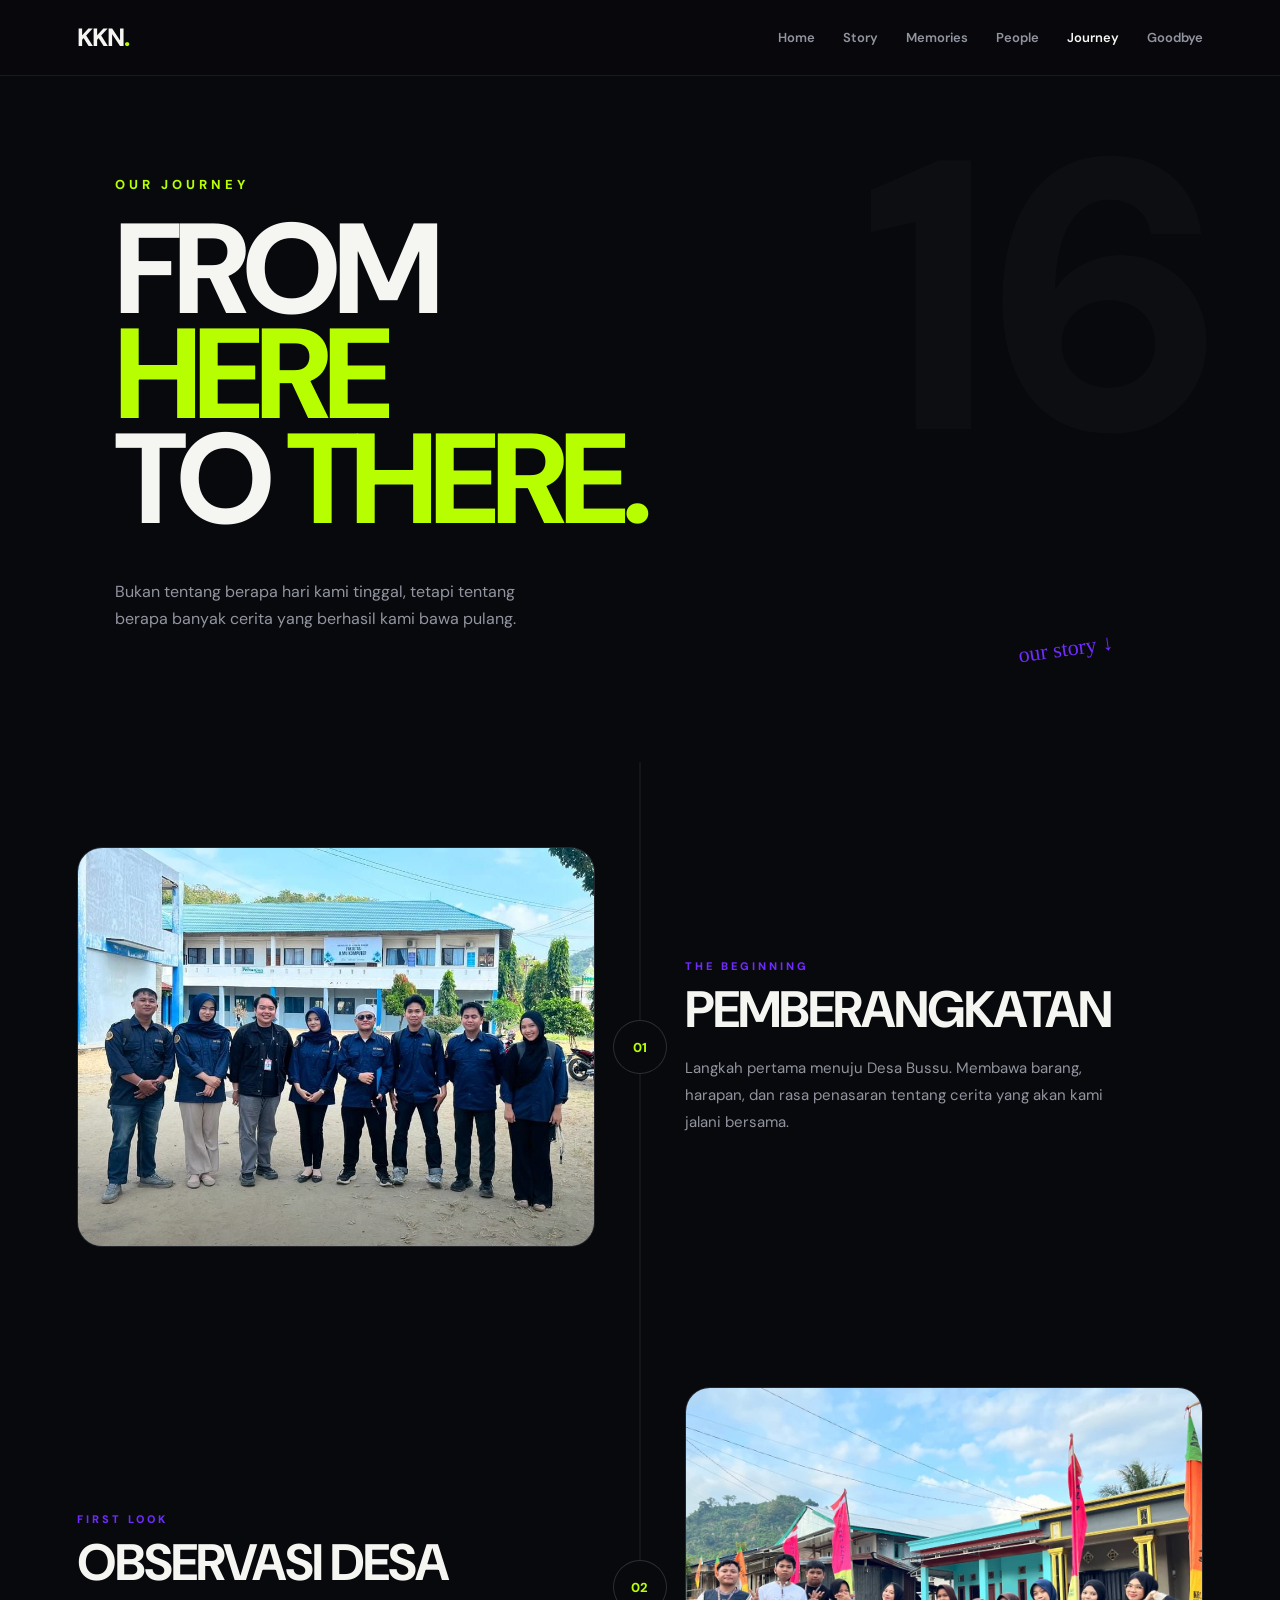
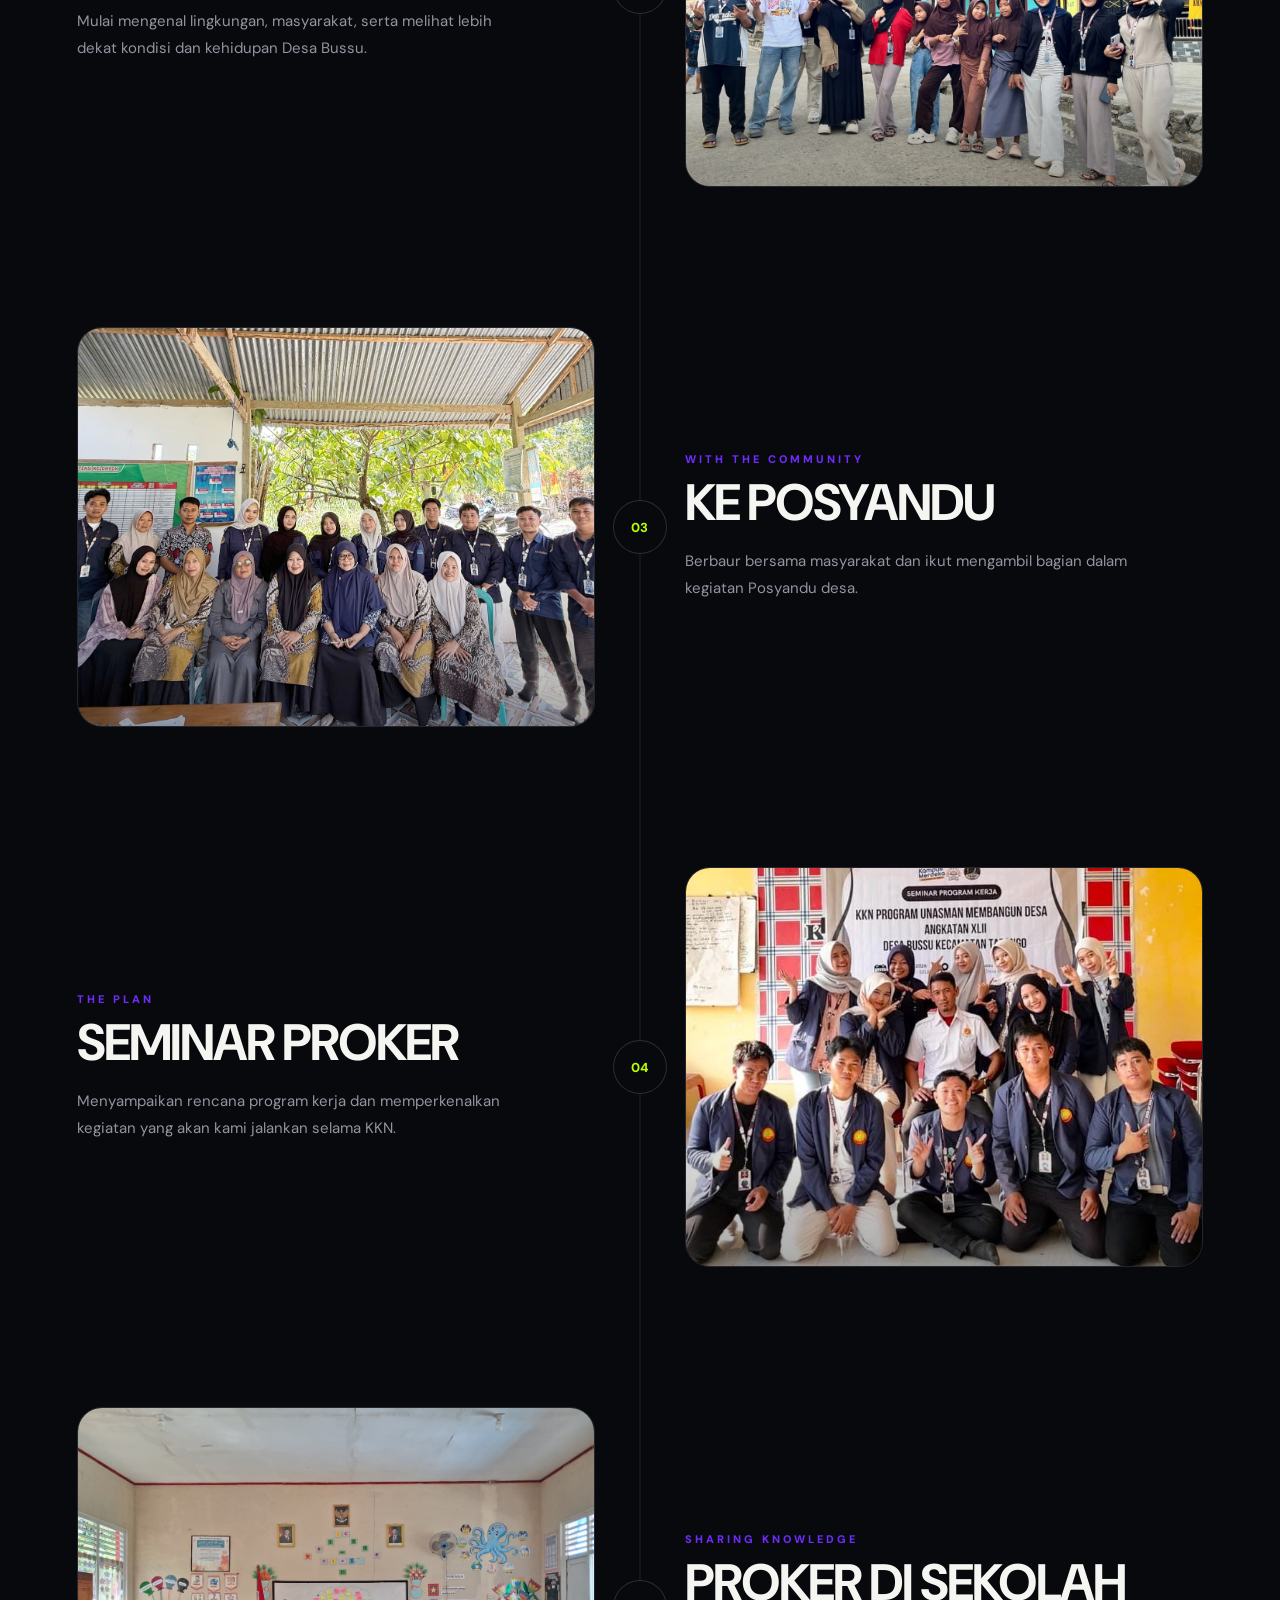
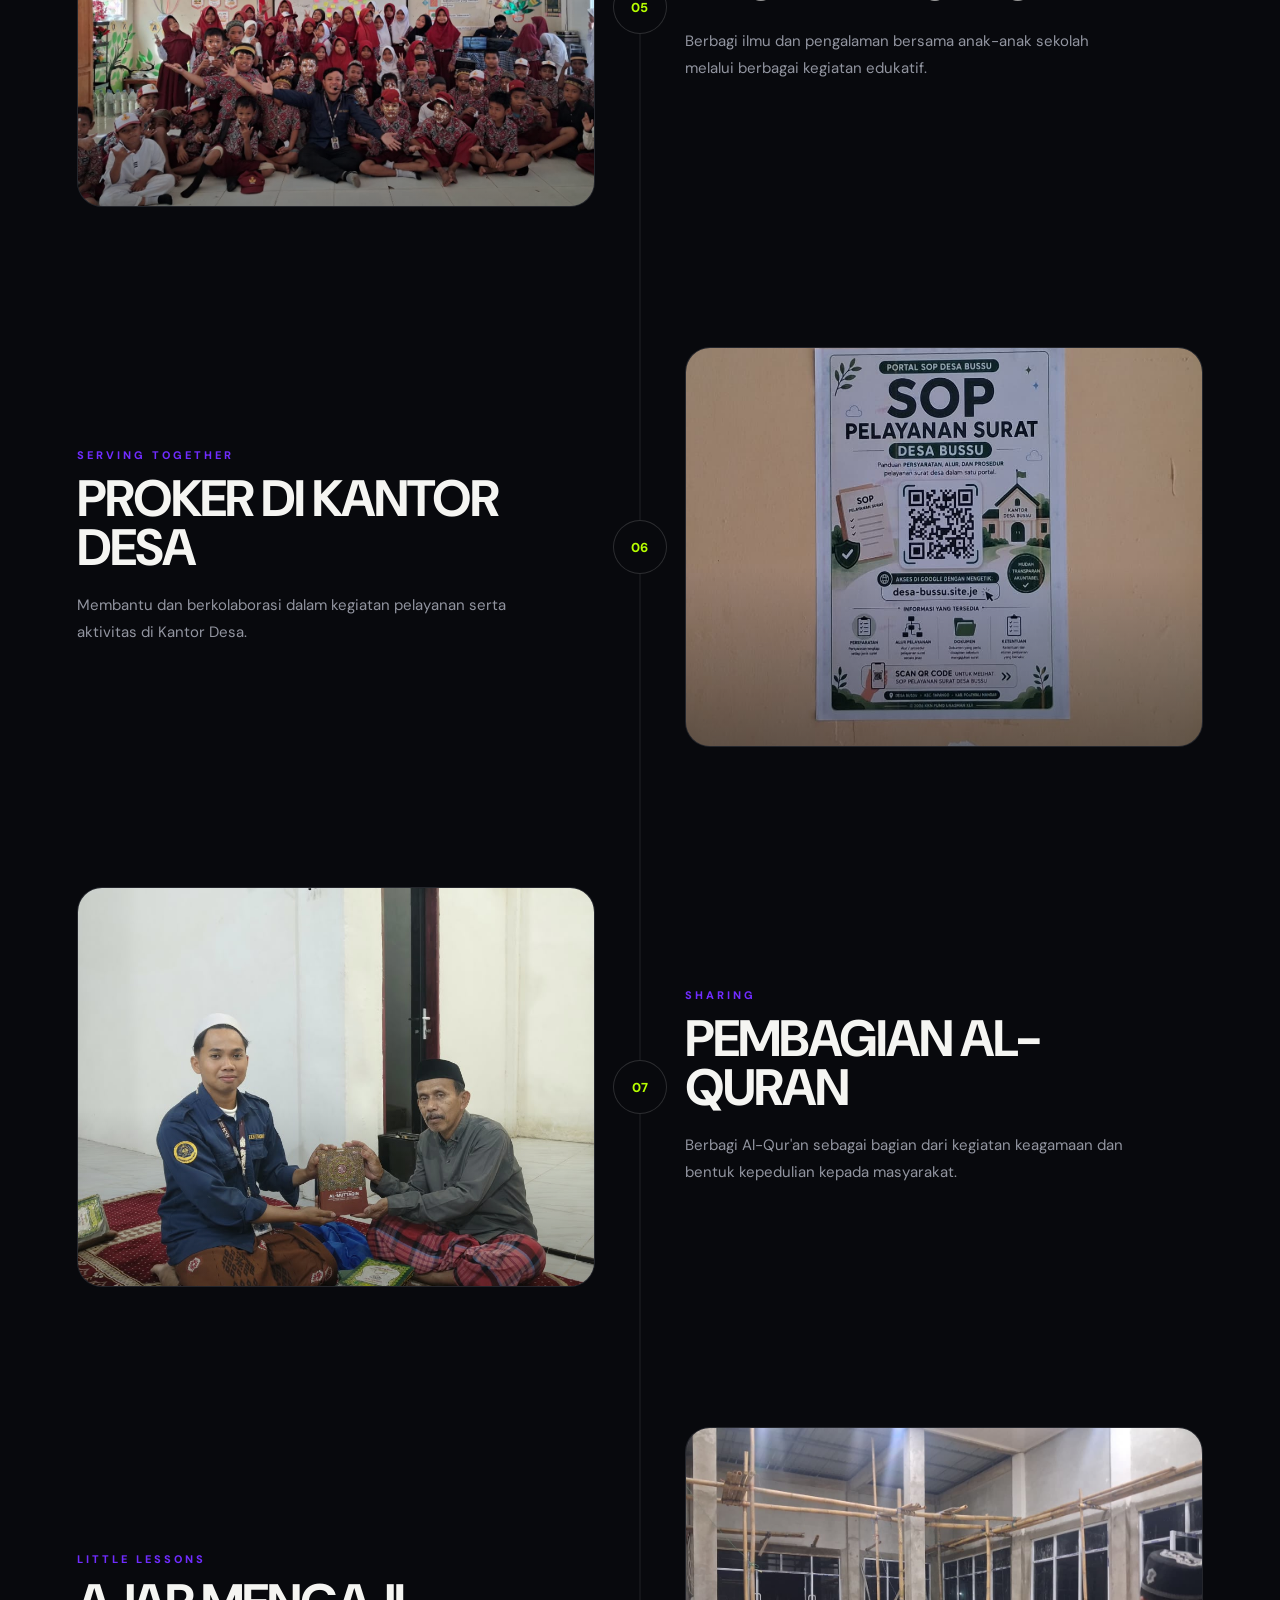
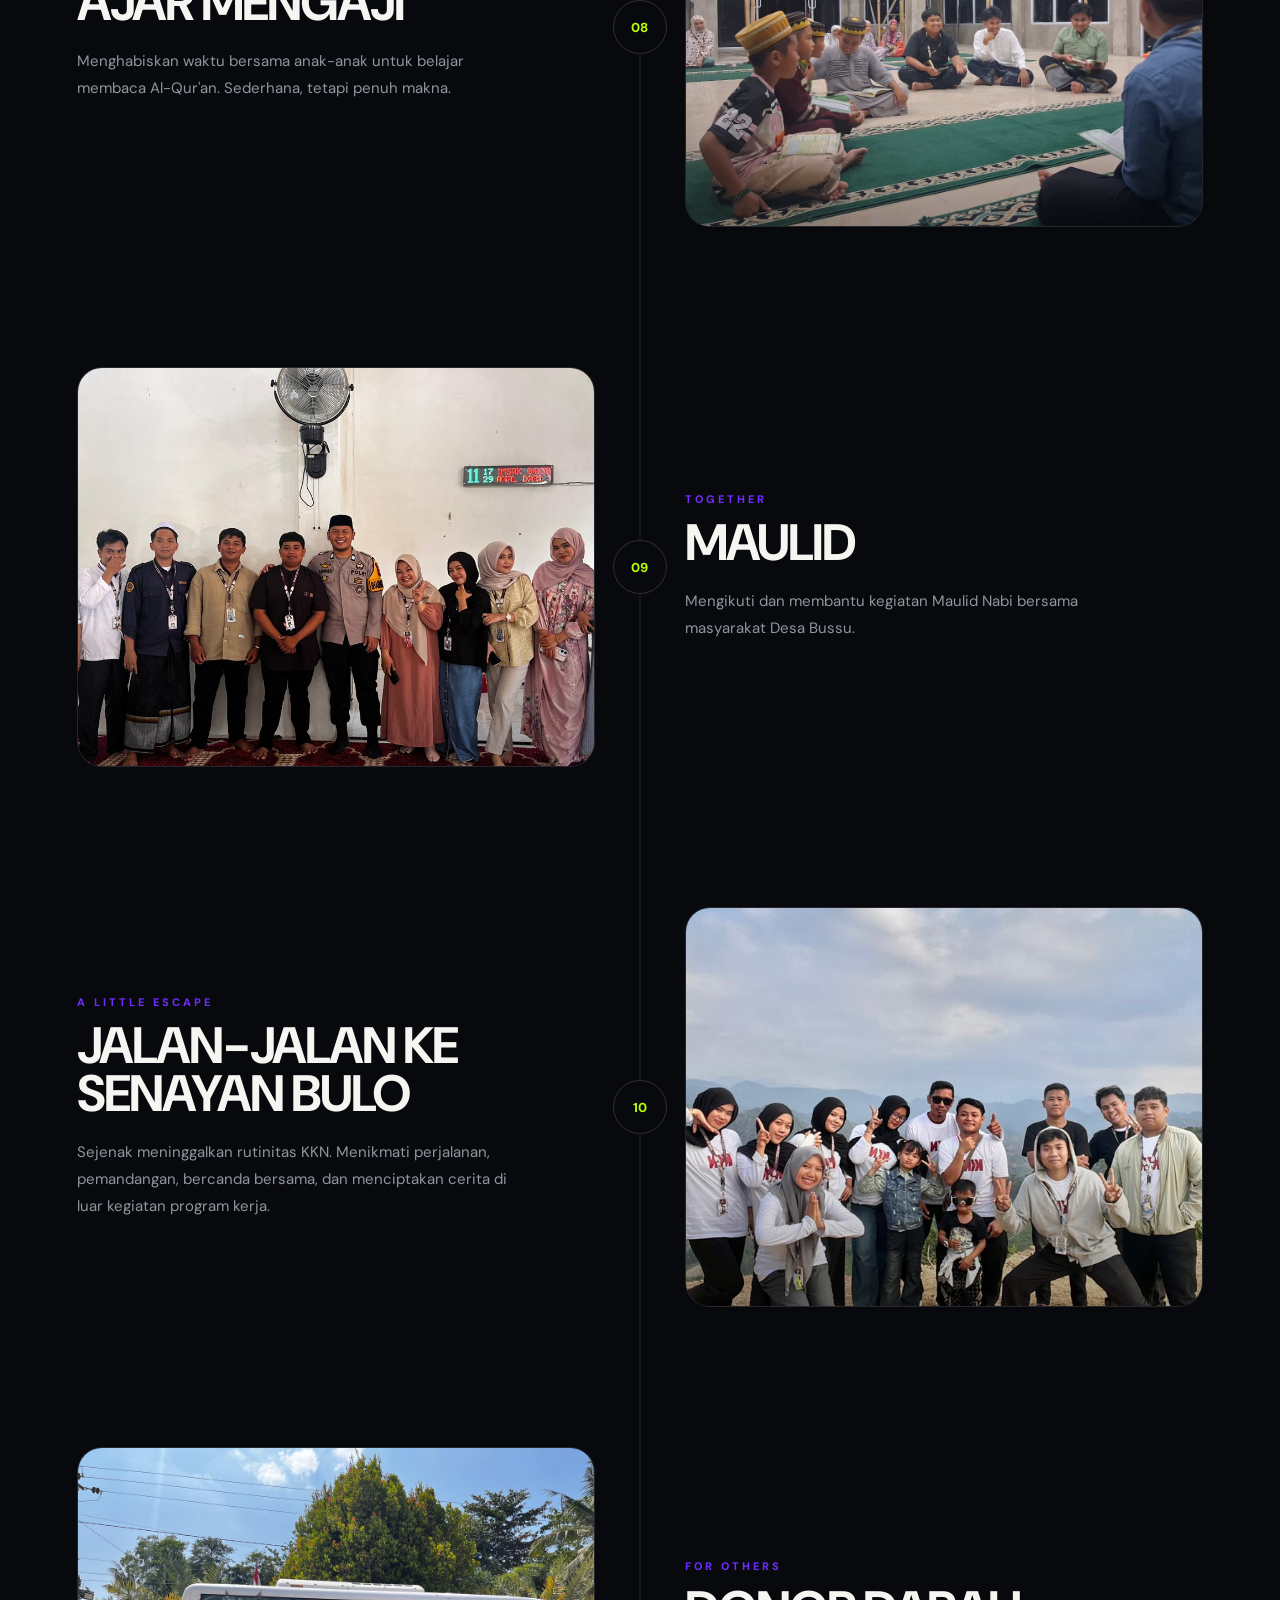
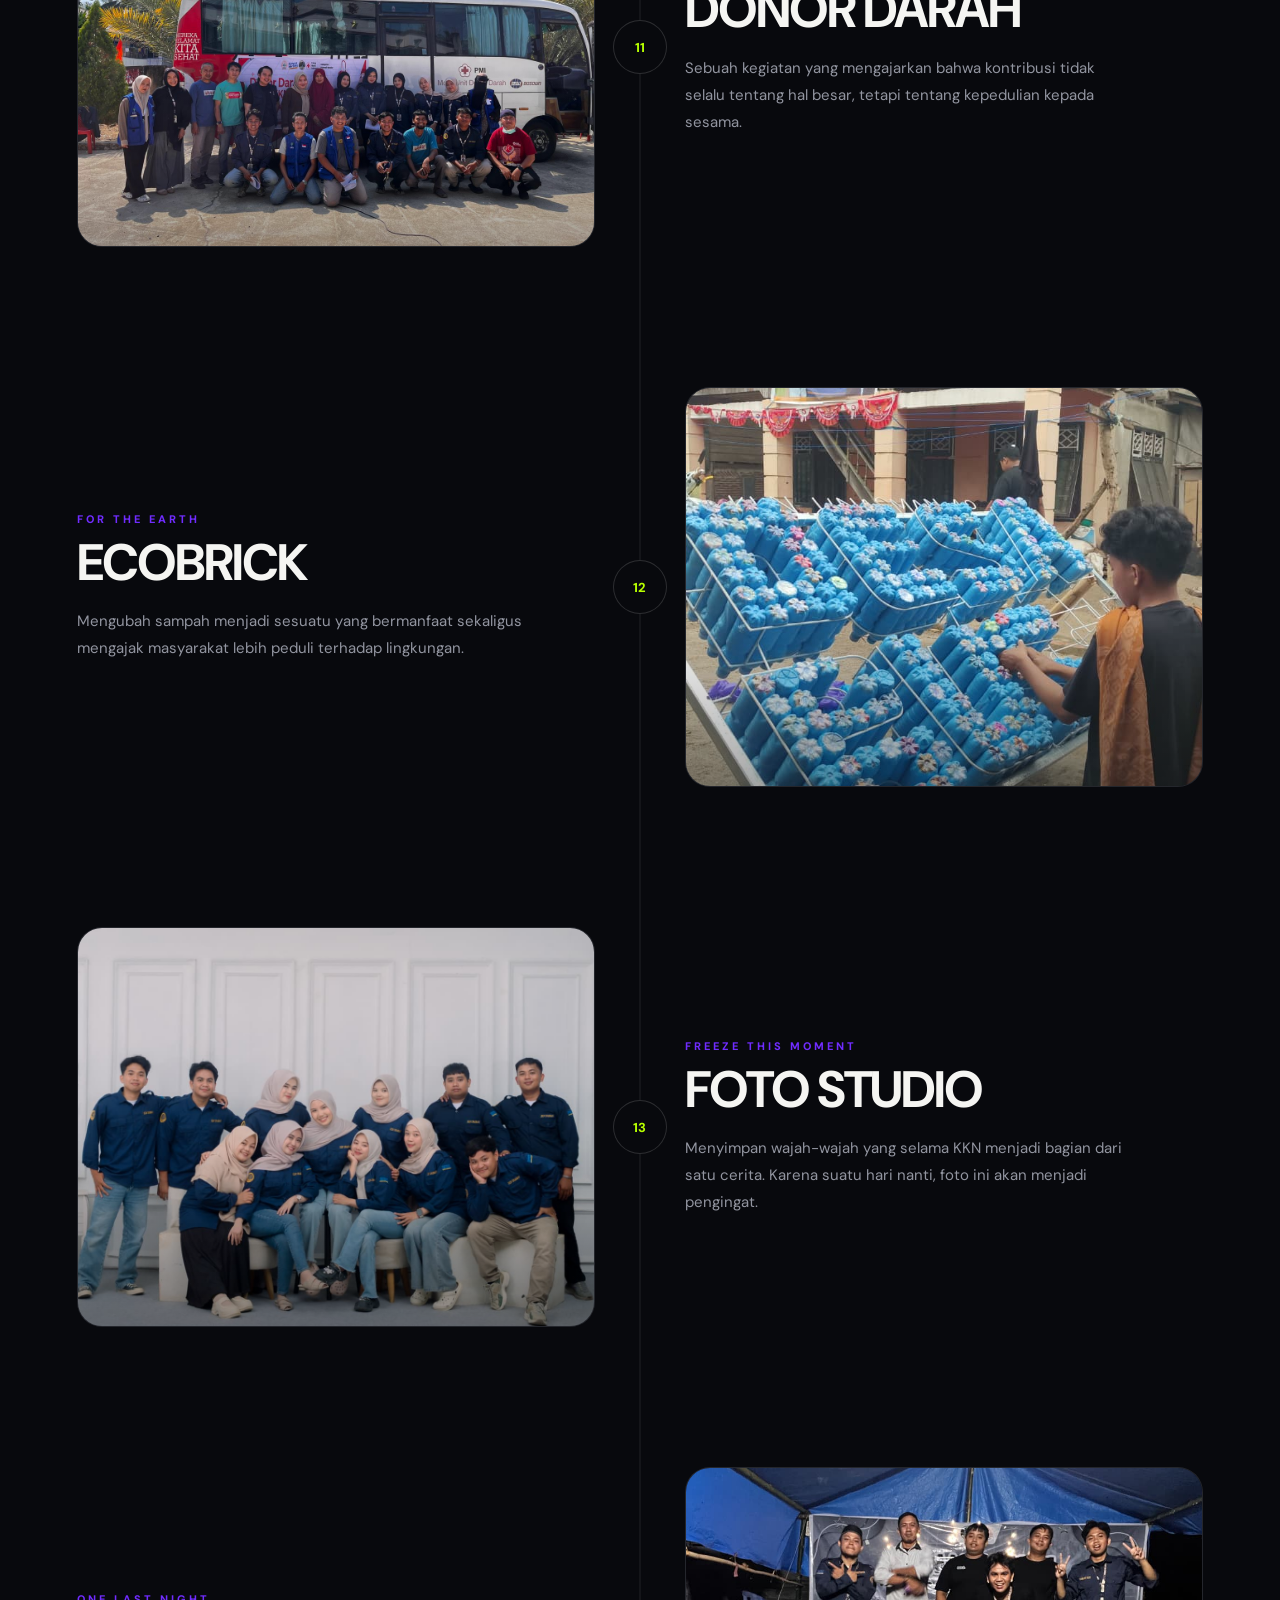
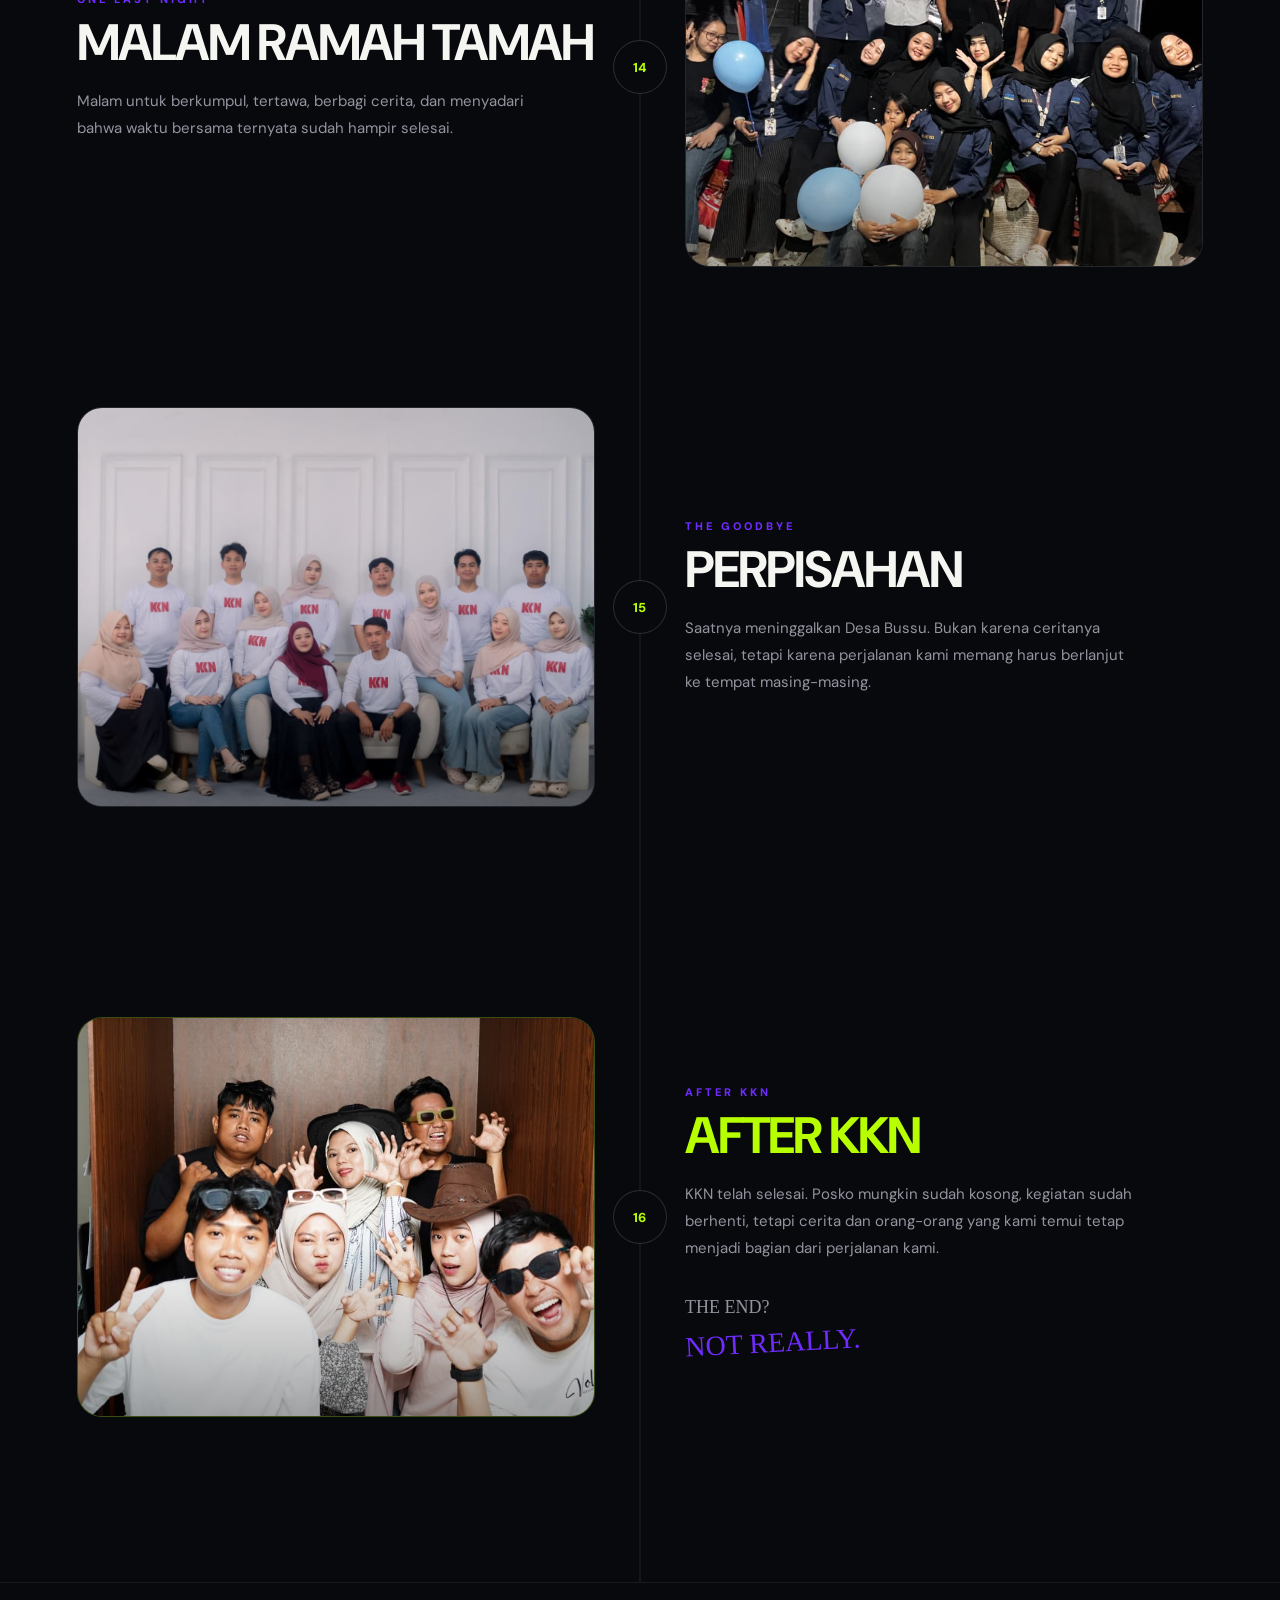
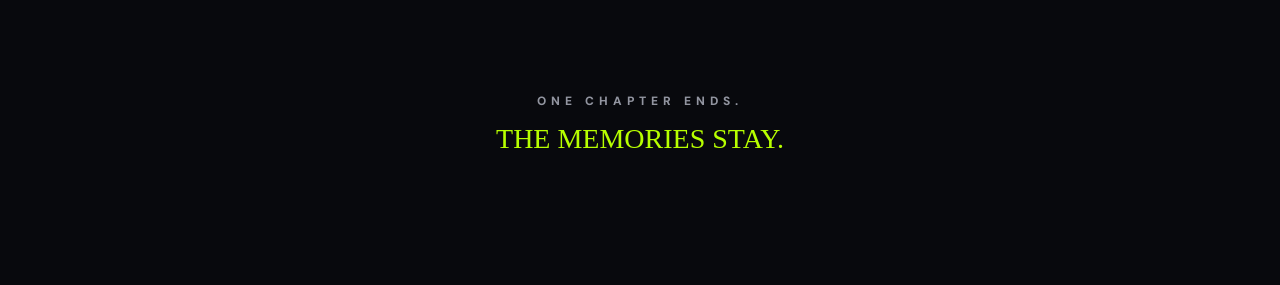
<file: journey.html>
<!DOCTYPE html>
<html lang="id">
<head>
  <meta charset="UTF-8">
  <meta name="viewport" content="width=device-width, initial-scale=1.0">
  <title>Our Journey — KKN Desa Bussu</title>
  <link rel="preconnect" href="https://fonts.googleapis.com">
  <link rel="preconnect" href="https://fonts.gstatic.com" crossorigin>
  <link href="https://fonts.googleapis.com/css2?family=DM+Sans:wght@400;500;600;700;800&family=Permanent+Marker&display=swap" rel="stylesheet">
  <link rel="stylesheet" href="journey.css">
  <link rel="stylesheet" href="global.css">
  <link rel="icon" type="image/jpeg" href="assets/images/favicon.png">
</head>
<body>

  <nav class="navbar">
    <div class="nav-logo">KKN<span>.</span></div>
    <div class="nav-links">
      <a href="index.html">Home</a>
      <a href="story.html">Story</a>
      <a href="memories.html">Memories</a>
      <a href="people.html">People</a>
      <a href="journey.html" class="active" aria-current="page">Journey</a>
      <a href="goodbye.html">Goodbye</a>
    </div>
  </nav>

  <header class="journey-hero">
    <div class="hero-number" aria-hidden="true">16</div>

    <div class="hero-content">
      <p class="eyebrow">OUR JOURNEY</p>
      <h1>FROM<br><span>HERE</span><br>TO <span>THERE.</span></h1>
      <p class="hero-description">
        Bukan tentang berapa hari kami tinggal,
        tetapi tentang berapa banyak cerita yang
        berhasil kami bawa pulang.
      </p>
    </div>

    <div class="scribble">our story <span aria-hidden="true">↓</span></div>
  </header>

  <main class="timeline">

    <!-- 01 -->
    <section class="journey-item">
      <div class="timeline-number" aria-hidden="true">01</div>
      <div class="journey-image"><img src="assets/images/journey-01.jpeg" alt="Pemberangkatan"></div>
      <div class="journey-content">
        <p class="journey-label">THE BEGINNING</p>
        <h2>PEMBERANGKATAN</h2>
        <p>
          Langkah pertama menuju Desa Bussu.
          Membawa barang, harapan, dan rasa penasaran
          tentang cerita yang akan kami jalani bersama.
        </p>
      </div>
    </section>

    <!-- 02 -->
    <section class="journey-item reverse">
      <div class="timeline-number" aria-hidden="true">02</div>
      <div class="journey-image"><img src="assets/images/11.jpeg" alt="Observasi Desa"></div>
      <div class="journey-content">
        <p class="journey-label">FIRST LOOK</p>
        <h2>OBSERVASI DESA</h2>
        <p>
          Mulai mengenal lingkungan, masyarakat,
          serta melihat lebih dekat kondisi dan
          kehidupan Desa Bussu.
        </p>
      </div>
    </section>

    <!-- 03 -->
    <section class="journey-item">
      <div class="timeline-number" aria-hidden="true">03</div>
      <div class="journey-image"><img src="assets/images/25.jpeg" alt="Posyandu"></div>
      <div class="journey-content">
        <p class="journey-label">WITH THE COMMUNITY</p>
        <h2>KE POSYANDU</h2>
        <p>
          Berbaur bersama masyarakat dan ikut
          mengambil bagian dalam kegiatan Posyandu desa.
        </p>
      </div>
    </section>

    <!-- 04 -->
    <section class="journey-item reverse">
      <div class="timeline-number" aria-hidden="true">04</div>
      <div class="journey-image"><img src="assets/images/13.jpeg" alt="Seminar Proker"></div>
      <div class="journey-content">
        <p class="journey-label">THE PLAN</p>
        <h2>SEMINAR PROKER</h2>
        <p>
          Menyampaikan rencana program kerja dan
          memperkenalkan kegiatan yang akan kami
          jalankan selama KKN.
        </p>
      </div>
    </section>

    <!-- 05 -->
    <section class="journey-item">
      <div class="timeline-number" aria-hidden="true">05</div>
      <div class="journey-image"><img src="assets/images/journey-05.jpeg" alt="Proker Sekolah"></div>
      <div class="journey-content">
        <p class="journey-label">SHARING KNOWLEDGE</p>
        <h2>PROKER DI SEKOLAH</h2>
        <p>
          Berbagi ilmu dan pengalaman bersama
          anak-anak sekolah melalui berbagai
          kegiatan edukatif.
        </p>
      </div>
    </section>

    <!-- 06 -->
    <section class="journey-item reverse">
      <div class="timeline-number" aria-hidden="true">06</div>
      <div class="journey-image"><img src="assets/images/journey-06.jpeg" alt="Proker Kantor Desa"></div>
      <div class="journey-content">
        <p class="journey-label">SERVING TOGETHER</p>
        <h2>PROKER DI KANTOR DESA</h2>
        <p>
          Membantu dan berkolaborasi dalam kegiatan
          pelayanan serta aktivitas di Kantor Desa.
        </p>
      </div>
    </section>

    <!-- 07 -->
    <section class="journey-item">
      <div class="timeline-number" aria-hidden="true">07</div>
      <div class="journey-image"><img src="assets/images/journey-07.jpeg" alt="Pembagian Al-Quran"></div>
      <div class="journey-content">
        <p class="journey-label">SHARING</p>
        <h2>PEMBAGIAN AL-QURAN</h2>
        <p>
          Berbagi Al-Qur'an sebagai bagian dari
          kegiatan keagamaan dan bentuk kepedulian
          kepada masyarakat.
        </p>
      </div>
    </section>

    <!-- 08 -->
    <section class="journey-item reverse">
      <div class="timeline-number" aria-hidden="true">08</div>
      <div class="journey-image"><img src="assets/images/journey-08.jpeg" alt="Ajar Mengaji"></div>
      <div class="journey-content">
        <p class="journey-label">LITTLE LESSONS</p>
        <h2>AJAR MENGAJI</h2>
        <p>
          Menghabiskan waktu bersama anak-anak
          untuk belajar membaca Al-Qur'an.
          Sederhana, tetapi penuh makna.
        </p>
      </div>
    </section>

    <!-- 09 -->
    <section class="journey-item">
      <div class="timeline-number" aria-hidden="true">09</div>
      <div class="journey-image"><img src="assets/images/46.jpeg" alt="Maulid"></div>
      <div class="journey-content">
        <p class="journey-label">TOGETHER</p>
        <h2>MAULID</h2>
        <p>
          Mengikuti dan membantu kegiatan Maulid
          Nabi bersama masyarakat Desa Bussu.
        </p>
      </div>
    </section>

    <!-- 10 -->
    <section class="journey-item reverse">
      <div class="timeline-number" aria-hidden="true">10</div>
      <div class="journey-image"><img src="assets/images/memory-3.jpeg" alt="Senayan Bulo"></div>
      <div class="journey-content">
        <p class="journey-label">A LITTLE ESCAPE</p>
        <h2>JALAN-JALAN KE SENAYAN BULO</h2>
        <p>
          Sejenak meninggalkan rutinitas KKN.
          Menikmati perjalanan, pemandangan,
          bercanda bersama, dan menciptakan cerita
          di luar kegiatan program kerja.
        </p>
      </div>
    </section>

    <!-- 11 -->
    <section class="journey-item">
      <div class="timeline-number" aria-hidden="true">11</div>
      <div class="journey-image"><img src="assets/images/33.jpeg" alt="Donor Darah"></div>
      <div class="journey-content">
        <p class="journey-label">FOR OTHERS</p>
        <h2>DONOR DARAH</h2>
        <p>
          Sebuah kegiatan yang mengajarkan bahwa
          kontribusi tidak selalu tentang hal besar,
          tetapi tentang kepedulian kepada sesama.
        </p>
      </div>
    </section>

    <!-- 12 -->
    <section class="journey-item reverse">
      <div class="timeline-number" aria-hidden="true">12</div>
      <div class="journey-image"><img src="assets/images/30.jpeg" alt="Ecobrick"></div>
      <div class="journey-content">
        <p class="journey-label">FOR THE EARTH</p>
        <h2>ECOBRICK</h2>
        <p>
          Mengubah sampah menjadi sesuatu yang
          bermanfaat sekaligus mengajak masyarakat
          lebih peduli terhadap lingkungan.
        </p>
      </div>
    </section>

    <!-- 13 -->
    <section class="journey-item">
      <div class="timeline-number" aria-hidden="true">13</div>
      <div class="journey-image"><img src="assets/images/hero.jpeg" alt="Foto Studio"></div>
      <div class="journey-content">
        <p class="journey-label">FREEZE THIS MOMENT</p>
        <h2>FOTO STUDIO</h2>
        <p>
          Menyimpan wajah-wajah yang selama KKN
          menjadi bagian dari satu cerita.
          Karena suatu hari nanti, foto ini akan menjadi
          pengingat.
        </p>
      </div>
    </section>

    <!-- 14 -->
    <section class="journey-item reverse">
      <div class="timeline-number" aria-hidden="true">14</div>
      <div class="journey-image"><img src="assets/images/4.jpeg" alt="Malam Ramah Tamah"></div>
      <div class="journey-content">
        <p class="journey-label">ONE LAST NIGHT</p>
        <h2>MALAM RAMAH TAMAH</h2>
        <p>
          Malam untuk berkumpul, tertawa, berbagi
          cerita, dan menyadari bahwa waktu bersama
          ternyata sudah hampir selesai.
        </p>
      </div>
    </section>

    <!-- 15 -->
    <section class="journey-item">
      <div class="timeline-number" aria-hidden="true">15</div>
      <div class="journey-image"><img src="assets/images/group.jpeg" alt="Perpisahan"></div>
      <div class="journey-content">
        <p class="journey-label">THE GOODBYE</p>
        <h2>PERPISAHAN</h2>
        <p>
          Saatnya meninggalkan Desa Bussu.
          Bukan karena ceritanya selesai, tetapi karena
          perjalanan kami memang harus berlanjut
          ke tempat masing-masing.
        </p>
      </div>
    </section>

    <!-- 16 -->
    <section class="journey-item final">
      <div class="timeline-number" aria-hidden="true">16</div>
      <div class="journey-image"><img src="assets/images/41.jpeg" alt="After KKN"></div>
      <div class="journey-content">
        <p class="journey-label">AFTER KKN</p>
        <h2>AFTER KKN</h2>
        <p>
          KKN telah selesai. Posko mungkin sudah kosong,
          kegiatan sudah berhenti, tetapi cerita dan
          orang-orang yang kami temui tetap menjadi
          bagian dari perjalanan kami.
        </p>
        <div class="final-note">
          <span>THE END?</span>
          <strong>NOT REALLY.</strong>
        </div>
      </div>
    </section>

  </main>

  <footer class="journey-footer">
    <p>ONE CHAPTER ENDS.</p>
    <span>THE MEMORIES STAY.</span>
  </footer>

  <script src="global.js"></script>

</body>
</html>
</file>
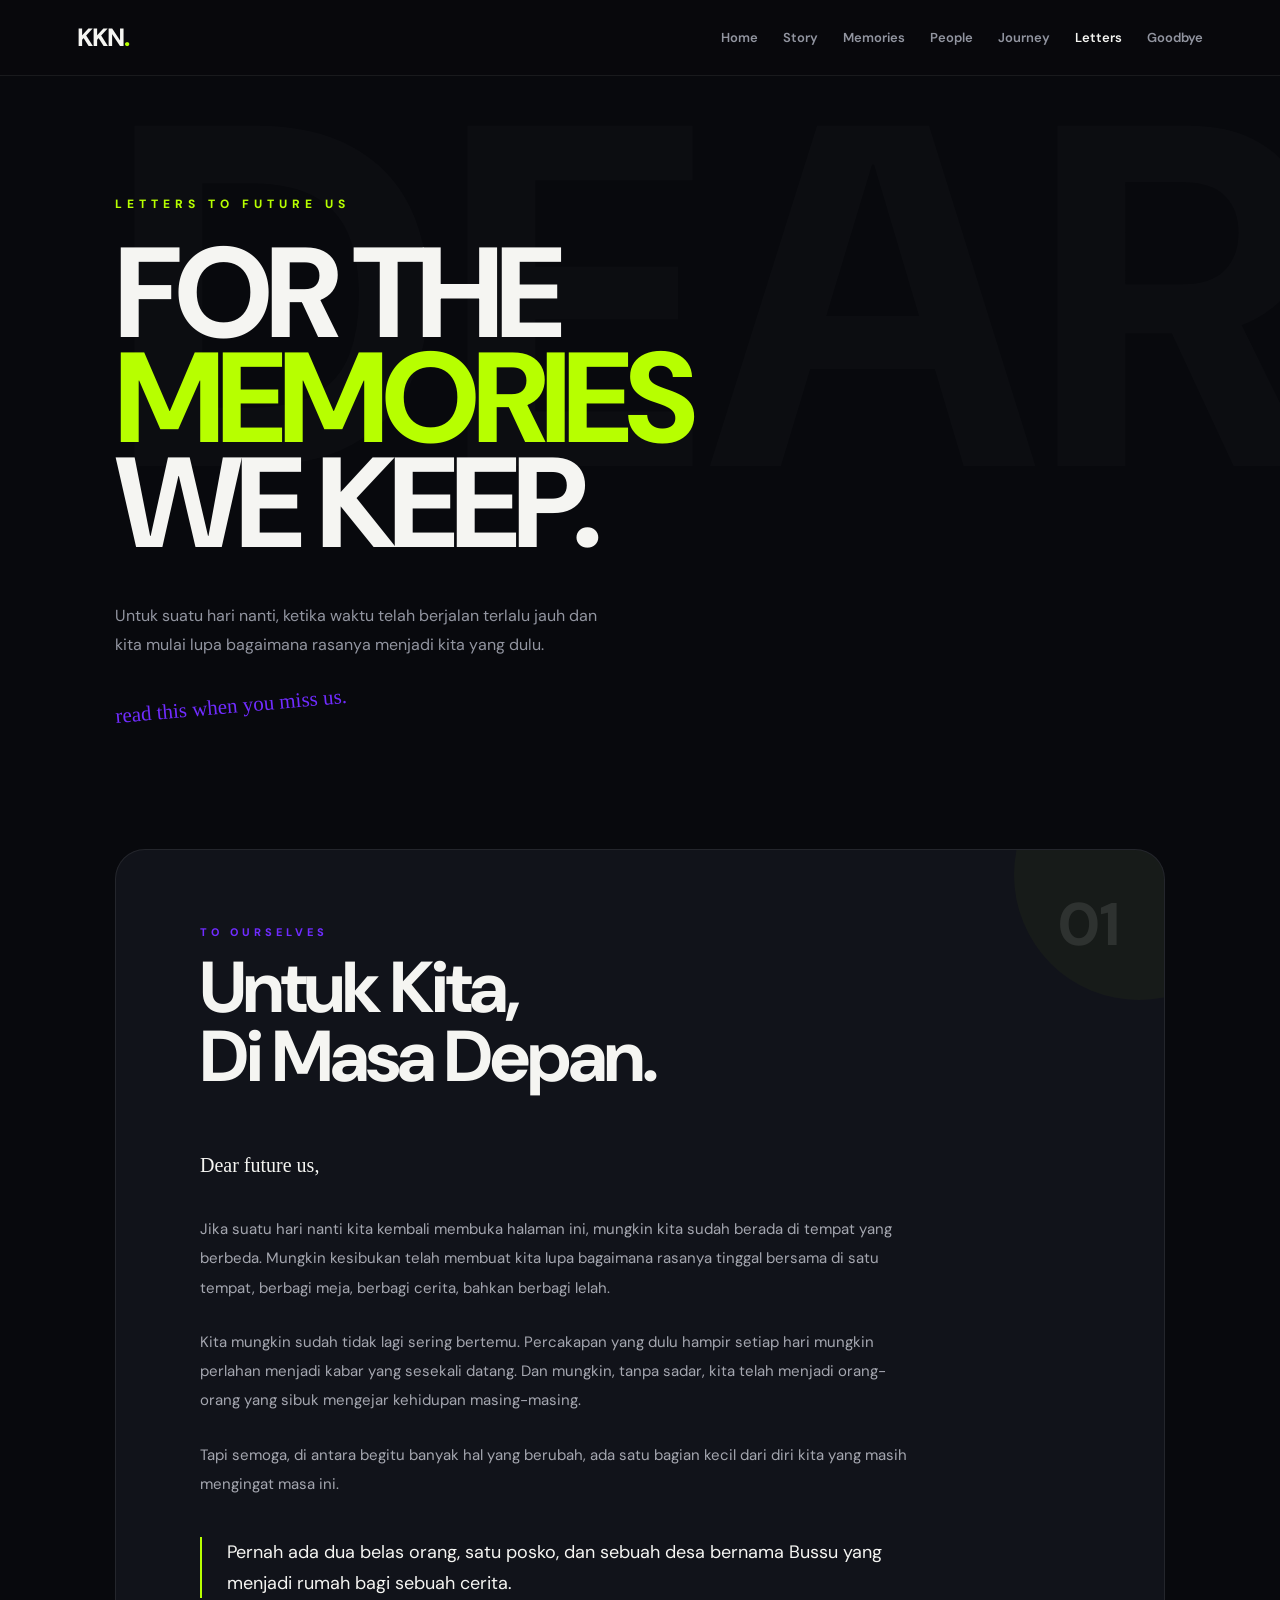
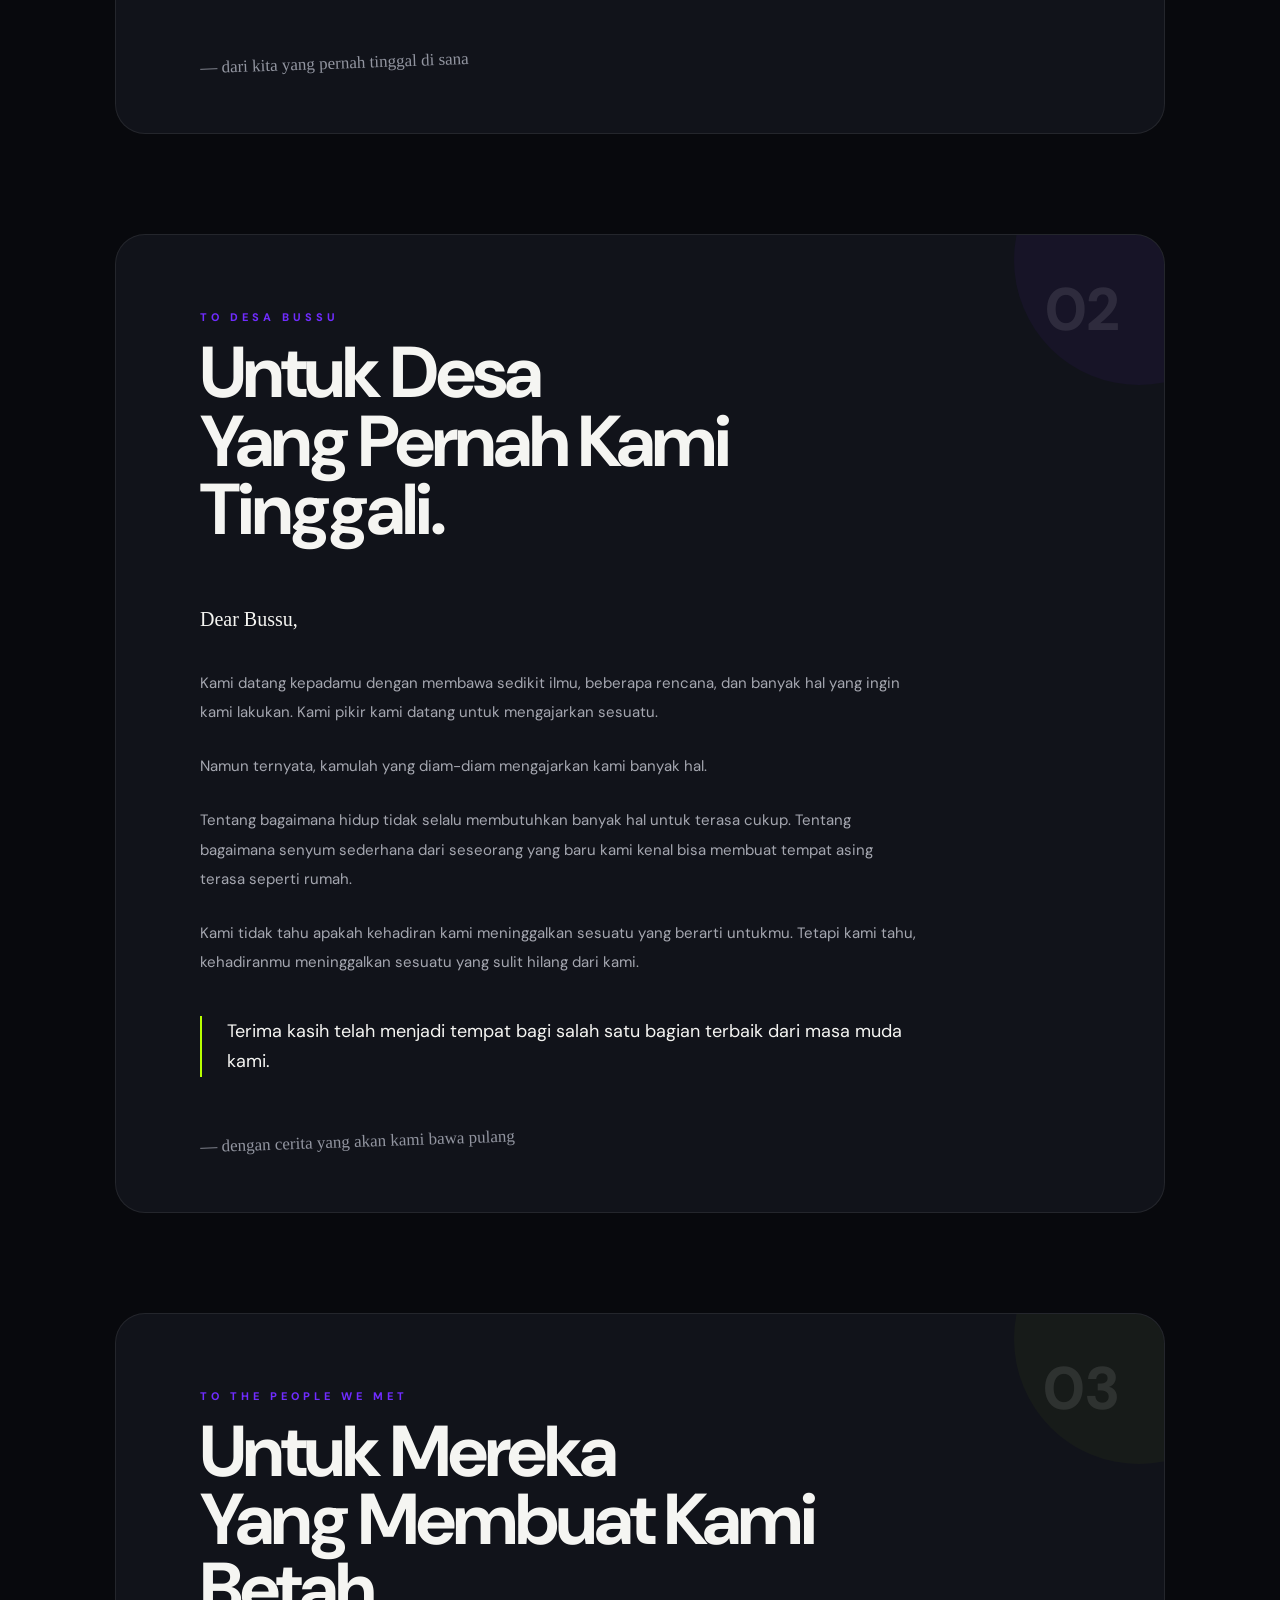
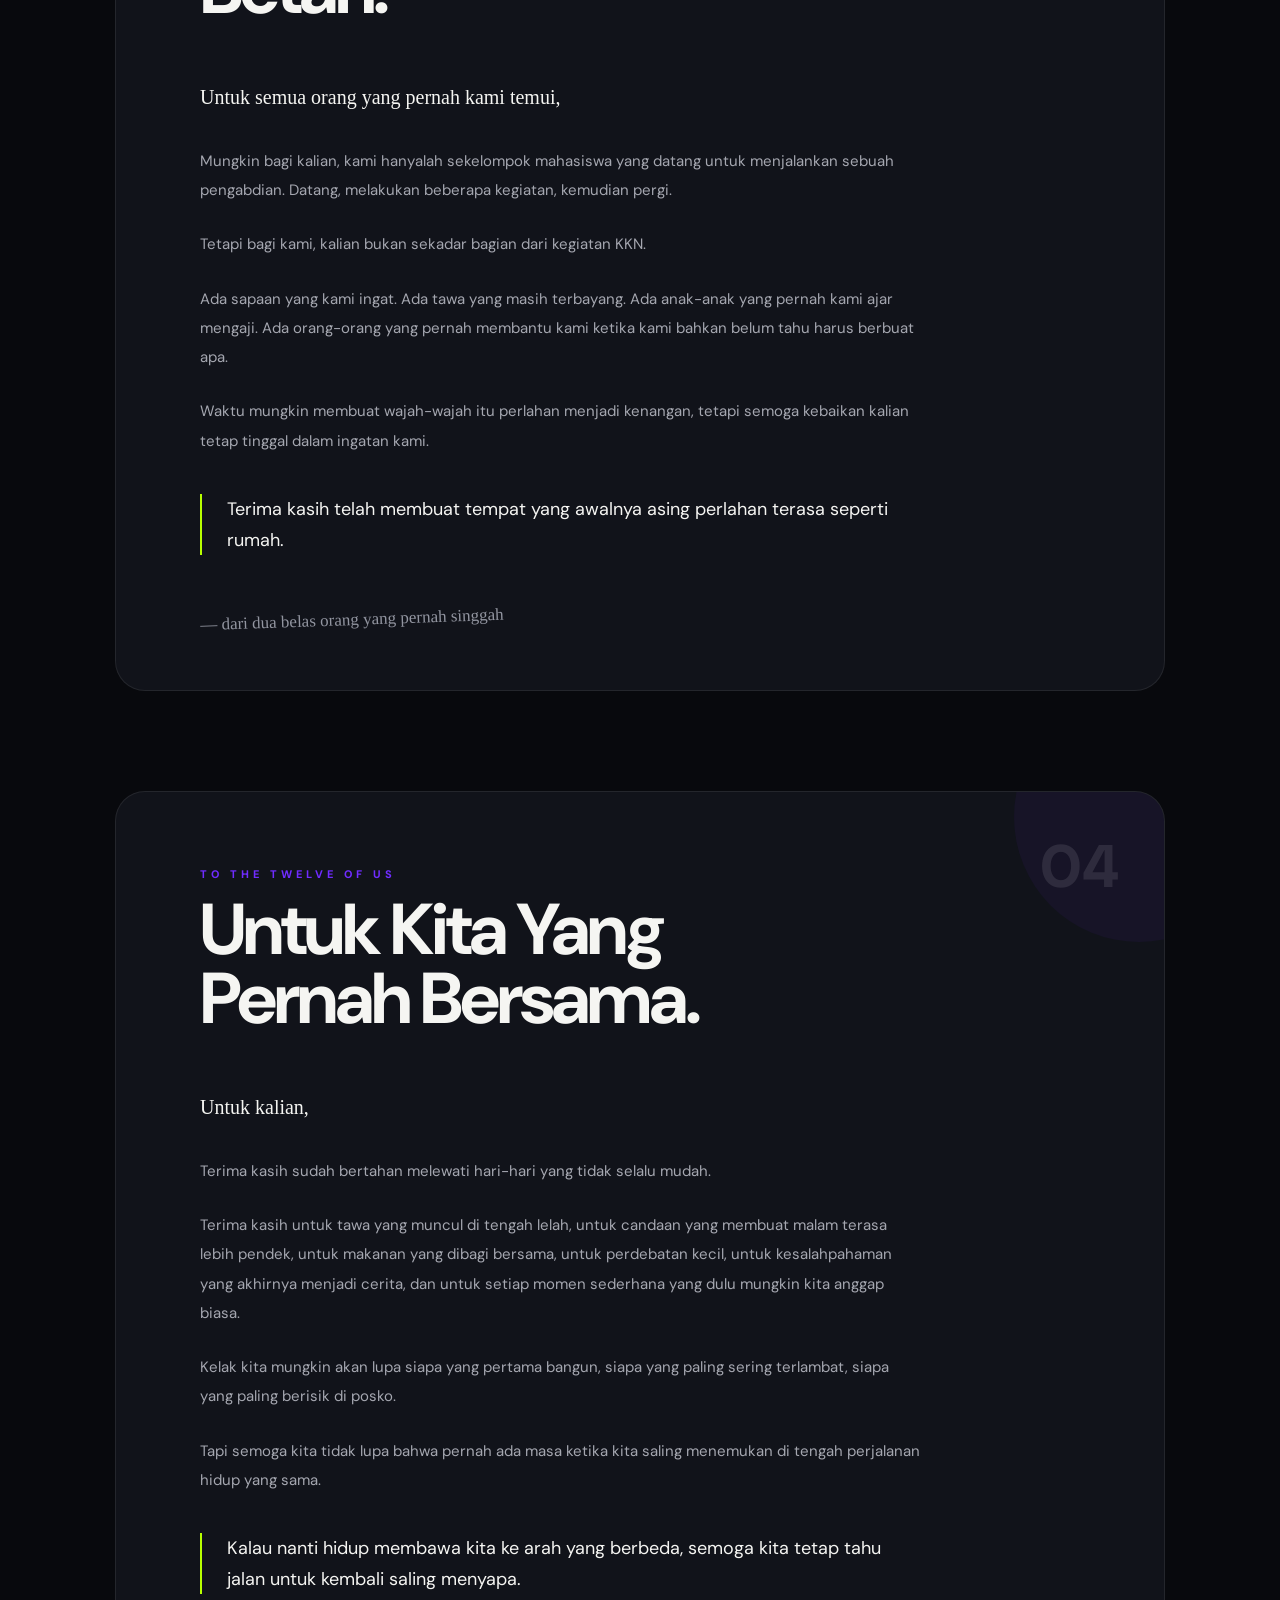
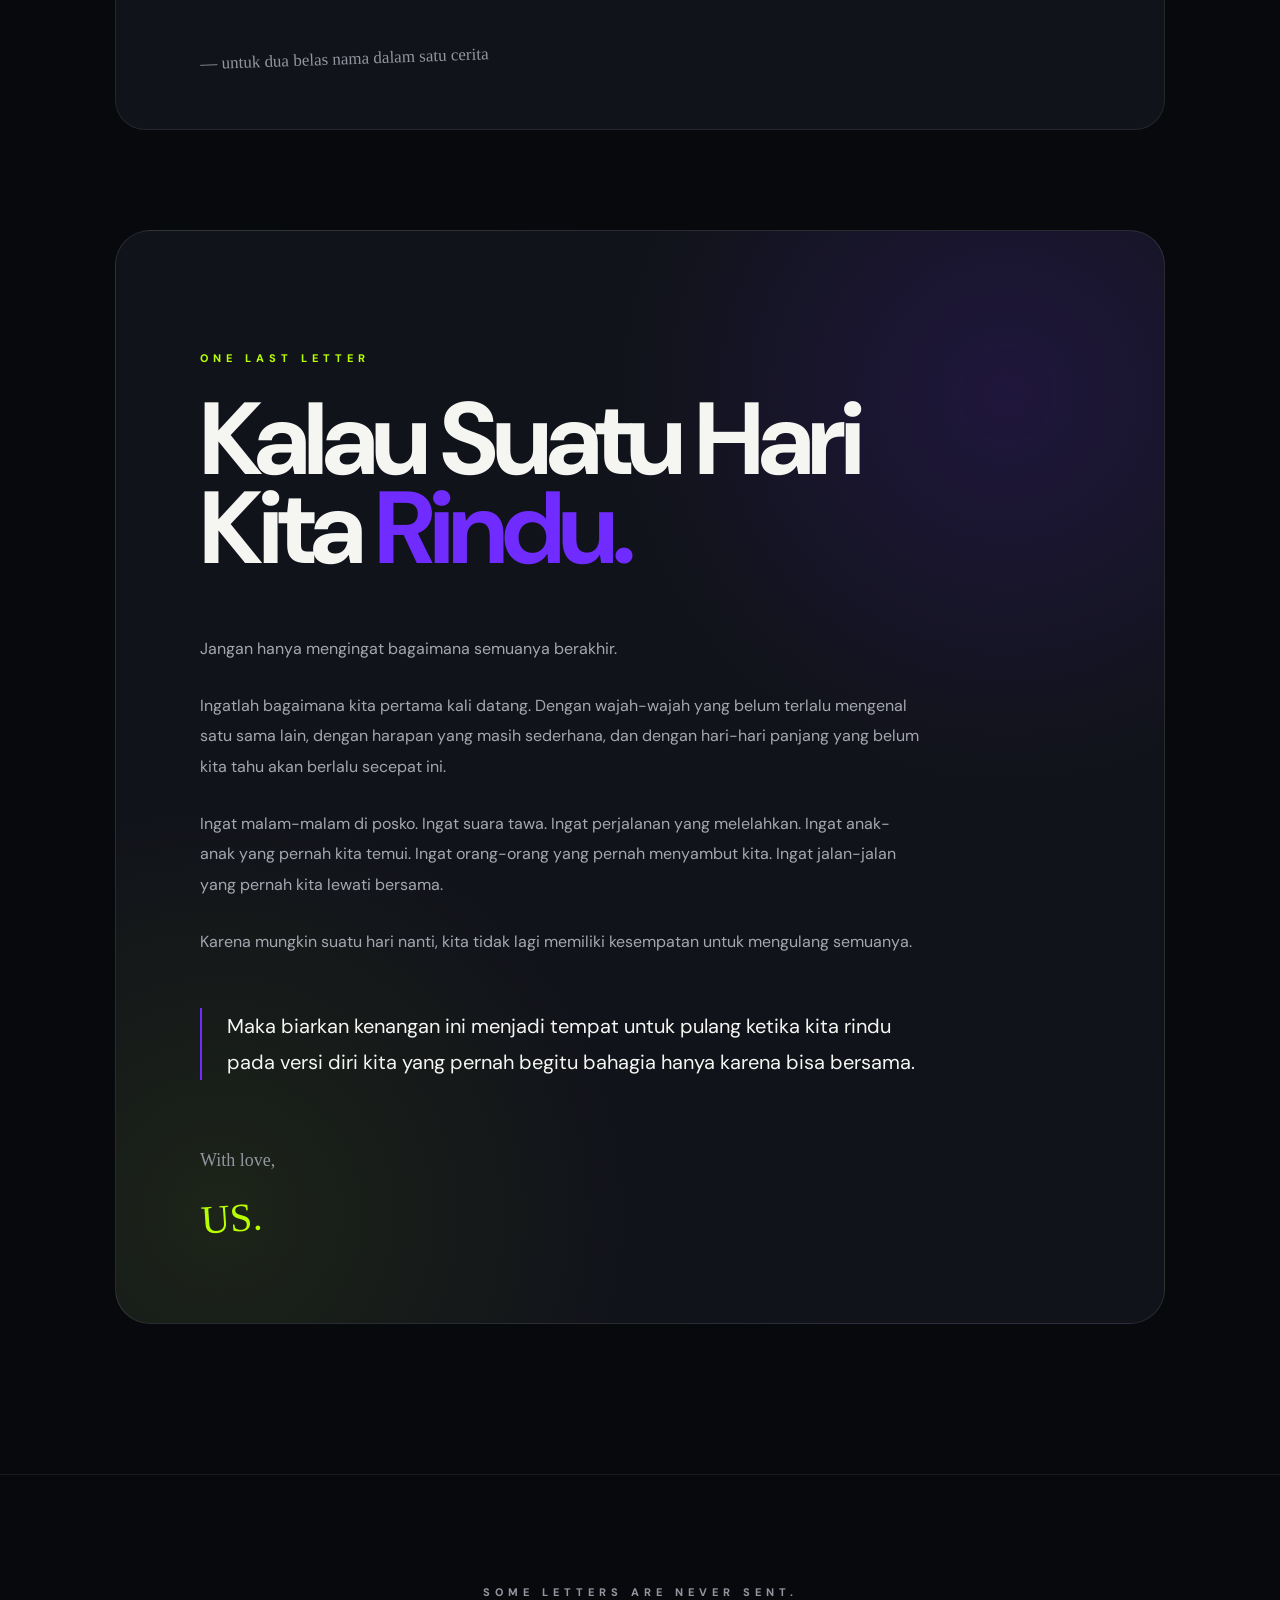
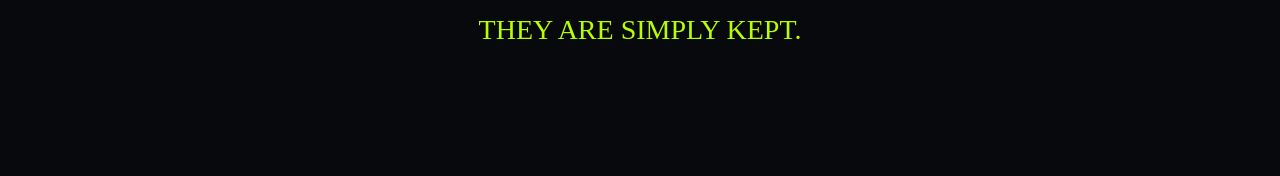
<file: letters.html>
<!DOCTYPE html>
<html lang="id">
<head>
    <meta charset="UTF-8">
    <meta name="viewport" content="width=device-width, initial-scale=1.0">

    <title>Letters — KKN Desa Bussu</title>

    <link rel="preconnect" href="https://fonts.googleapis.com">
    <link rel="preconnect" href="https://fonts.gstatic.com" crossorigin>

    <link href="https://fonts.googleapis.com/css2?family=DM+Sans:wght@400;500;600;700;800&family=Permanent+Marker&display=swap" rel="stylesheet">
    <link rel="stylesheet" href="global.css">
    <link rel="stylesheet" href="letters.css">
    <link rel="icon" type="image/jpeg" href="assets/images/favicon.png">
</head>

<body>

    <!-- NAVBAR -->
    <nav class="navbar">

        <div class="nav-logo">
            KKN<span>.</span>
        </div>

        <div class="nav-links">
            <a href="index.html">Home</a>
            <a href="story.html">Story</a>
            <a href="memories.html">Memories</a>
            <a href="people.html">People</a>
            <a href="journey.html">Journey</a>
            <a href="letters.html" class="active">Letters</a>
            <a href="goodbye.html">Goodbye</a>
        </div>

    </nav>


    <!-- HERO -->
    <header class="letters-hero">

        <div class="background-word">
            DEAR
        </div>

        <div class="hero-content">

            <p class="eyebrow">
                LETTERS TO FUTURE US
            </p>

            <h1>
                FOR THE<br>
                <span>MEMORIES</span><br>
                WE KEEP.
            </h1>

            <p class="hero-text">
                Untuk suatu hari nanti, ketika waktu telah berjalan
                terlalu jauh dan kita mulai lupa bagaimana rasanya
                menjadi kita yang dulu.
            </p>

            <div class="handwriting">
                read this when you miss us.
            </div>

        </div>

    </header>


    <!-- LETTERS -->
    <main class="letters-container">


        <!-- LETTER 01 -->
        <article class="letter-card">

            <div class="letter-number">
                01
            </div>

            <div class="letter-heading">
                <p>TO OURSELVES</p>
                <h2>Untuk Kita,<br>Di Masa Depan.</h2>
            </div>

            <div class="letter-body">

                <p class="opening">
                    Dear future us,
                </p>

                <p>
                    Jika suatu hari nanti kita kembali membuka halaman ini,
                    mungkin kita sudah berada di tempat yang berbeda.
                    Mungkin kesibukan telah membuat kita lupa bagaimana
                    rasanya tinggal bersama di satu tempat, berbagi meja,
                    berbagi cerita, bahkan berbagi lelah.
                </p>

                <p>
                    Kita mungkin sudah tidak lagi sering bertemu.
                    Percakapan yang dulu hampir setiap hari mungkin
                    perlahan menjadi kabar yang sesekali datang.
                    Dan mungkin, tanpa sadar, kita telah menjadi
                    orang-orang yang sibuk mengejar kehidupan masing-masing.
                </p>

                <p>
                    Tapi semoga, di antara begitu banyak hal yang berubah,
                    ada satu bagian kecil dari diri kita yang masih mengingat
                    masa ini.
                </p>

                <p class="highlight">
                    Pernah ada dua belas orang,
                    satu posko, dan sebuah desa bernama Bussu
                    yang menjadi rumah bagi sebuah cerita.
                </p>

            </div>

            <div class="letter-sign">
                — dari kita yang pernah tinggal di sana
            </div>

        </article>


        <!-- LETTER 02 -->
        <article class="letter-card purple-card">

            <div class="letter-number">
                02
            </div>

            <div class="letter-heading">
                <p>TO DESA BUSSU</p>
                <h2>Untuk Desa<br>Yang Pernah Kami Tinggali.</h2>
            </div>

            <div class="letter-body">

                <p class="opening">
                    Dear Bussu,
                </p>

                <p>
                    Kami datang kepadamu dengan membawa sedikit ilmu,
                    beberapa rencana, dan banyak hal yang ingin kami lakukan.
                    Kami pikir kami datang untuk mengajarkan sesuatu.
                </p>

                <p>
                    Namun ternyata, kamulah yang diam-diam mengajarkan
                    kami banyak hal.
                </p>

                <p>
                    Tentang bagaimana hidup tidak selalu membutuhkan
                    banyak hal untuk terasa cukup. Tentang bagaimana
                    senyum sederhana dari seseorang yang baru kami kenal
                    bisa membuat tempat asing terasa seperti rumah.
                </p>

                <p>
                    Kami tidak tahu apakah kehadiran kami meninggalkan
                    sesuatu yang berarti untukmu.
                    Tetapi kami tahu, kehadiranmu meninggalkan sesuatu
                    yang sulit hilang dari kami.
                </p>

                <p class="highlight">
                    Terima kasih telah menjadi tempat
                    bagi salah satu bagian terbaik dari masa muda kami.
                </p>

            </div>

            <div class="letter-sign">
                — dengan cerita yang akan kami bawa pulang
            </div>

        </article>


        <!-- LETTER 03 -->
        <article class="letter-card">

            <div class="letter-number">
                03
            </div>

            <div class="letter-heading">
                <p>TO THE PEOPLE WE MET</p>
                <h2>Untuk Mereka<br>Yang Membuat Kami Betah.</h2>
            </div>

            <div class="letter-body">

                <p class="opening">
                    Untuk semua orang yang pernah kami temui,
                </p>

                <p>
                    Mungkin bagi kalian, kami hanyalah sekelompok mahasiswa
                    yang datang untuk menjalankan sebuah pengabdian.
                    Datang, melakukan beberapa kegiatan, kemudian pergi.
                </p>

                <p>
                    Tetapi bagi kami, kalian bukan sekadar bagian dari
                    kegiatan KKN.
                </p>

                <p>
                    Ada sapaan yang kami ingat.
                    Ada tawa yang masih terbayang.
                    Ada anak-anak yang pernah kami ajar mengaji.
                    Ada orang-orang yang pernah membantu kami
                    ketika kami bahkan belum tahu harus berbuat apa.
                </p>

                <p>
                    Waktu mungkin membuat wajah-wajah itu perlahan
                    menjadi kenangan, tetapi semoga kebaikan kalian
                    tetap tinggal dalam ingatan kami.
                </p>

                <p class="highlight">
                    Terima kasih telah membuat tempat yang awalnya asing
                    perlahan terasa seperti rumah.
                </p>

            </div>

            <div class="letter-sign">
                — dari dua belas orang yang pernah singgah
            </div>

        </article>


        <!-- LETTER 04 -->
        <article class="letter-card purple-card">

            <div class="letter-number">
                04
            </div>

            <div class="letter-heading">
                <p>TO THE TWELVE OF US</p>
                <h2>Untuk Kita Yang<br>Pernah Bersama.</h2>
            </div>

            <div class="letter-body">

                <p class="opening">
                    Untuk kalian,
                </p>

                <p>
                    Terima kasih sudah bertahan melewati hari-hari
                    yang tidak selalu mudah.
                </p>

                <p>
                    Terima kasih untuk tawa yang muncul di tengah lelah,
                    untuk candaan yang membuat malam terasa lebih pendek,
                    untuk makanan yang dibagi bersama, untuk perdebatan
                    kecil, untuk kesalahpahaman yang akhirnya menjadi cerita,
                    dan untuk setiap momen sederhana yang dulu mungkin
                    kita anggap biasa.
                </p>

                <p>
                    Kelak kita mungkin akan lupa siapa yang pertama bangun,
                    siapa yang paling sering terlambat,
                    siapa yang paling berisik di posko.
                </p>

                <p>
                    Tapi semoga kita tidak lupa bahwa pernah ada masa
                    ketika kita saling menemukan di tengah perjalanan hidup
                    yang sama.
                </p>

                <p class="highlight">
                    Kalau nanti hidup membawa kita
                    ke arah yang berbeda, semoga kita tetap tahu
                    jalan untuk kembali saling menyapa.
                </p>

            </div>

            <div class="letter-sign">
                — untuk dua belas nama dalam satu cerita
            </div>

        </article>


        <!-- FINAL LETTER -->
        <article class="last-letter">

            <div class="last-label">
                ONE LAST LETTER
            </div>

            <h2>
                Kalau Suatu Hari<br>
                Kita <span>Rindu.</span>
            </h2>

            <div class="last-text">

                <p>
                    Jangan hanya mengingat bagaimana semuanya berakhir.
                </p>

                <p>
                    Ingatlah bagaimana kita pertama kali datang.
                    Dengan wajah-wajah yang belum terlalu mengenal satu sama lain,
                    dengan harapan yang masih sederhana,
                    dan dengan hari-hari panjang yang belum kita tahu
                    akan berlalu secepat ini.
                </p>

                <p>
                    Ingat malam-malam di posko.
                    Ingat suara tawa.
                    Ingat perjalanan yang melelahkan.
                    Ingat anak-anak yang pernah kita temui.
                    Ingat orang-orang yang pernah menyambut kita.
                    Ingat jalan-jalan yang pernah kita lewati bersama.
                </p>

                <p>
                    Karena mungkin suatu hari nanti,
                    kita tidak lagi memiliki kesempatan
                    untuk mengulang semuanya.
                </p>

                <p class="final-quote">
                    Maka biarkan kenangan ini menjadi tempat
                    untuk pulang ketika kita rindu
                    pada versi diri kita yang pernah begitu bahagia
                    hanya karena bisa bersama.
                </p>

            </div>

            <div class="last-sign">
                <span>With love,</span>
                <strong>US.</strong>
            </div>

        </article>

    </main>


    <!-- FOOTER -->
    <footer class="letters-footer">

        <p>
            SOME LETTERS ARE NEVER SENT.
        </p>

        <span>
            THEY ARE SIMPLY KEPT.
        </span>

    </footer>

<script src="global.js"></script>

</body>
</html>
</file>
<file: journey.css>
* {
    margin: 0;
    padding: 0;
    box-sizing: border-box;
}

html {
    scroll-behavior: smooth;
}

body {
    background: #08090d;
    color: #f5f5f2;
    font-family: "DM Sans", sans-serif;
    overflow-x: hidden;
}


/* =========================
   NAVBAR
========================= */

.navbar {
    position: sticky;
    top: 0;
    z-index: 100;
    height: 76px;
    padding: 0 6%;
    display: flex;
    align-items: center;
    justify-content: space-between;

    background: rgba(8, 9, 13, 0.88);
    backdrop-filter: blur(16px);
    border-bottom: 1px solid rgba(255,255,255,.07);
}

.nav-logo {
    font-size: 25px;
    font-weight: 800;
    letter-spacing: -1px;
}

.nav-logo span {
    color: #b7ff00;
}

.nav-links {
    display: flex;
    gap: 28px;
}

.nav-links a {
    color: #9295a0;
    text-decoration: none;
    font-size: 13px;
    font-weight: 600;
    transition: .25s ease;
}

.nav-links a:hover,
.nav-links a.active {
    color: #f5f5f2;
}


/* =========================
   HERO
========================= */

.journey-hero {
    min-height: 680px;
    padding: 100px 9% 130px;

    position: relative;
    display: flex;
    align-items: center;

    overflow: hidden;
}

.hero-number {
    position: absolute;
    right: 5%;
    top: 30px;

    font-size: clamp(180px, 30vw, 450px);
    line-height: 1;

    font-weight: 800;
    color: rgba(255,255,255,.025);

    user-select: none;
}

.hero-content {
    position: relative;
    z-index: 2;
    max-width: 850px;
}

.eyebrow {
    margin-bottom: 25px;

    color: #b7ff00;
    font-size: 13px;
    font-weight: 800;
    letter-spacing: 4px;
}

.hero-content h1 {
    font-size: clamp(65px, 10vw, 145px);
    line-height: .82;
    letter-spacing: -7px;
    font-weight: 800;
}

.hero-content h1 span {
    color: #b7ff00;
}

.hero-description {
    width: 430px;
    max-width: 100%;
    margin-top: 45px;

    color: #9295a0;
    line-height: 1.7;
    font-size: 16px;
}

.scribble {
    position: absolute;
    right: 13%;
    bottom: 100px;

    font-family: "Permanent Marker", cursive;
    color: #702cff;
    font-size: 22px;

    transform: rotate(-8deg);
}


/* =========================
   TIMELINE
========================= */

.timeline {
    position: relative;
    width: min(1150px, 88%);
    margin: auto;
    padding: 70px 0 150px;
}

/* garis tengah */

.timeline::before {
    content: "";
    position: absolute;

    top: 0;
    bottom: 0;
    left: 50%;

    width: 1px;
    background: rgba(255,255,255,.10);

    transform: translateX(-50%);
}


/* =========================
   JOURNEY ITEM
========================= */

.journey-item {
    position: relative;

    display: grid;
    grid-template-columns: 1fr 1fr;
    gap: 90px;

    align-items: center;

    min-height: 430px;
    margin-bottom: 110px;
}

.journey-item.reverse .journey-image {
    order: 2;
}

.journey-item.reverse .journey-content {
    order: 1;
}


/* number */

.timeline-number {
    position: absolute;
    z-index: 5;

    left: 50%;
    top: 50%;

    width: 54px;
    height: 54px;

    display: flex;
    align-items: center;
    justify-content: center;

    transform: translate(-50%, -50%);

    border-radius: 50%;

    background: #08090d;
    border: 1px solid rgba(255,255,255,.15);

    color: #b7ff00;

    font-size: 13px;
    font-weight: 800;
}


/* image */

.journey-image {
    position: relative;

    height: 400px;

    border-radius: 25px;
    overflow: hidden;

    background: #11131a;

    border: 1px solid rgba(255,255,255,.08);
}

.journey-image::after {
    content: "";

    position: absolute;
    inset: 0;

    background: linear-gradient(
        to top,
        rgba(0,0,0,.35),
        transparent 45%
    );
}

.journey-image img {
    width: 100%;
    height: 100%;

    object-fit: cover;

    display: block;

    transition: transform .7s cubic-bezier(.2,.8,.2,1);
}

.journey-image:hover img {
    transform: scale(1.06);
}


/* content */

.journey-content {
    padding: 20px 0;
}

.journey-label {
    margin-bottom: 13px;

    color: #702cff;

    font-size: 11px;
    font-weight: 800;
    letter-spacing: 3px;
}

.journey-content h2 {
    margin-bottom: 20px;

    font-size: clamp(32px, 4vw, 55px);
    line-height: .95;
    letter-spacing: -2px;
}

.journey-content p:not(.journey-label) {
    max-width: 450px;

    color: #9295a0;

    font-size: 15px;
    line-height: 1.8;
}

.journey-image img {
    background: #11131a;
}


/* =========================
   FINAL ITEM
========================= */

.journey-item.final {
    margin-top: 180px;
    margin-bottom: 0;
}

.final .journey-image {
    border-color: rgba(183,255,0,.25);
}

.final .journey-content h2 {
    color: #b7ff00;
}

.final-note {
    margin-top: 35px;

    display: flex;
    flex-direction: column;

    font-family: "Permanent Marker", cursive;
}

.final-note span {
    color: #9295a0;
    font-size: 18px;
}

.final-note strong {
    color: #702cff;
    font-size: 28px;
    font-weight: 400;

    transform: rotate(-3deg);
}


/* =========================
   FOOTER
========================= */

.journey-footer {
    padding: 110px 20px 130px;

    text-align: center;

    border-top: 1px solid rgba(255,255,255,.07);
}

.journey-footer p {
    color: #9295a0;

    font-size: 12px;
    font-weight: 800;
    letter-spacing: 5px;
}

.journey-footer span {
    display: block;

    margin-top: 14px;

    color: #b7ff00;

    font-family: "Permanent Marker", cursive;
    font-size: 28px;
}


/* =========================
   MOBILE
========================= */

@media (max-width: 800px) {

    .navbar {
        height: 68px;
        padding: 0 5%;
    }

    .nav-links {
        gap: 14px;
        overflow-x: auto;
    }

    .nav-links a {
        white-space: nowrap;
        font-size: 11px;
    }


    .journey-hero {
        min-height: 560px;
        padding: 80px 7%;
    }

    .hero-content h1 {
        font-size: clamp(58px, 17vw, 100px);
        letter-spacing: -5px;
    }

    .hero-description {
        margin-top: 35px;
    }

    .scribble {
        right: 10%;
        bottom: 55px;
        font-size: 17px;
    }


    /* timeline */

    .timeline {
        width: 88%;
        padding-top: 30px;
    }

    .timeline::before {
        left: 16px;
    }


    .journey-item,
    .journey-item.reverse {
        display: block;

        min-height: auto;

        margin-bottom: 100px;
        padding-left: 48px;
    }

    .journey-item.reverse .journey-image,
    .journey-item.reverse .journey-content {
        order: initial;
    }


    .timeline-number {
        left: 16px;
        top: 20px;

        width: 34px;
        height: 34px;

        font-size: 9px;
    }


    .journey-image {
        height: 280px;
        margin-bottom: 28px;

        border-radius: 18px;
    }

    .journey-content h2 {
        font-size: 34px;
    }

    .journey-content p:not(.journey-label) {
        font-size: 14px;
    }


    .journey-item.final {
        margin-top: 100px;
    }

    .journey-footer {
        padding: 80px 20px 100px;
    }

    .journey-footer span {
        font-size: 23px;
    }
}
</file>
<file: global.css>
/* =========================
   PAGE TRANSITION
========================= */

body {
    animation: pageEnter .45s ease both;
}

body.page-exit {
    animation: pageExit .25s ease forwards;
}

@keyframes pageEnter {

    from {
        opacity: 0;
        transform: translateY(8px);
    }

    to {
        opacity: 1;
        transform: translateY(0);
    }

}

@keyframes pageExit {

    from {
        opacity: 1;
    }

    to {
        opacity: 0;
    }

}


/* =========================
   SCROLL REVEAL
========================= */

.reveal {
    opacity: 0;
    transform: translateY(35px);

    transition:
        opacity .8s ease,
        transform .8s cubic-bezier(.2,.8,.2,1);
}

.reveal.show {
    opacity: 1;
    transform: translateY(0);
}


/* =========================
   BACK TO TOP
========================= */

.back-top {
    position: fixed;

    right: 25px;
    bottom: 25px;

    z-index: 999;

    width: 45px;
    height: 45px;

    display: flex;
    align-items: center;
    justify-content: center;

    border: 1px solid rgba(255,255,255,.12);
    border-radius: 50%;

    background: rgba(17,19,26,.85);
    backdrop-filter: blur(10px);

    color: #b7ff00;

    font-size: 20px;

    cursor: pointer;

    opacity: 0;
    visibility: hidden;

    transform: translateY(10px);

    transition: .3s ease;
}

.back-top.visible {
    opacity: 1;
    visibility: visible;
    transform: translateY(0);
}

.back-top:hover {
    background: #b7ff00;
    color: #08090d;

    transform: translateY(-3px);
}

.nav-links {
    scrollbar-width: none;
}

.nav-links::-webkit-scrollbar {
    display: none;
}

@media (max-width: 800px) {

    .navbar {
        overflow: hidden;
    }

    .nav-links {
        max-width: calc(100vw - 100px);
        overflow-x: auto;
        padding-bottom: 3px;
    }

}

a,
button {
    -webkit-tap-highlight-color: transparent;
}

@media (min-width: 801px) {

    a {
        cursor: pointer;
    }

    .journey-image,
    .letter-card,
    .last-letter {
        cursor: default;
    }

}
</file>
<file: letters.css>
* {
    margin: 0;
    padding: 0;
    box-sizing: border-box;
}

html {
    scroll-behavior: smooth;
}

body {
    background: #08090d;
    color: #f5f5f2;
    font-family: "DM Sans", sans-serif;
    overflow-x: hidden;
}


/* =========================
   NAVBAR
========================= */

.navbar {
    position: sticky;
    top: 0;
    z-index: 100;

    height: 76px;
    padding: 0 6%;

    display: flex;
    align-items: center;
    justify-content: space-between;

    background: rgba(8, 9, 13, .88);
    backdrop-filter: blur(16px);

    border-bottom: 1px solid rgba(255,255,255,.07);
}

.nav-logo {
    font-size: 25px;
    font-weight: 800;
    letter-spacing: -1px;
}

.nav-logo span {
    color: #b7ff00;
}

.nav-links {
    display: flex;
    gap: 25px;
}

.nav-links a {
    color: #9295a0;
    text-decoration: none;

    font-size: 13px;
    font-weight: 600;

    transition: .25s ease;
}

.nav-links a:hover,
.nav-links a.active {
    color: #f5f5f2;
}


/* =========================
   HERO
========================= */

.letters-hero {
    min-height: 720px;
    padding: 120px 9% 130px;

    position: relative;
    overflow: hidden;

    display: flex;
    align-items: center;
}

.background-word {
    position: absolute;

    right: -3%;
    top: 30px;

    font-size: clamp(220px, 38vw, 580px);
    line-height: .8;

    font-weight: 800;

    color: rgba(255,255,255,.018);

    user-select: none;
}

.hero-content {
    position: relative;
    z-index: 2;

    max-width: 900px;
}

.eyebrow {
    margin-bottom: 30px;

    color: #b7ff00;

    font-size: 12px;
    font-weight: 800;

    letter-spacing: 5px;
}

.hero-content h1 {
    font-size: clamp(65px, 10vw, 145px);
    line-height: .82;

    letter-spacing: -7px;
    font-weight: 800;
}

.hero-content h1 span {
    color: #b7ff00;
}

.hero-text {
    width: 500px;
    max-width: 100%;

    margin-top: 45px;

    color: #9295a0;

    font-size: 16px;
    line-height: 1.8;
}

.handwriting {
    margin-top: 35px;

    display: inline-block;

    color: #702cff;

    font-family: "Permanent Marker", cursive;
    font-size: 21px;

    transform: rotate(-5deg);
}


/* =========================
   LETTER CONTAINER
========================= */

.letters-container {
    width: min(1050px, 88%);
    margin: auto;

    padding-bottom: 150px;
}


/* =========================
   LETTER CARD
========================= */

.letter-card {
    position: relative;

    margin-bottom: 100px;
    padding: 75px 8% 70px;

    background: #11131a;

    border: 1px solid rgba(255,255,255,.08);
    border-radius: 30px;

    overflow: hidden;
}

.letter-card::before {
    content: "";

    position: absolute;

    width: 250px;
    height: 250px;

    right: -100px;
    top: -100px;

    border-radius: 50%;

    background: rgba(183,255,0,.035);
}

.purple-card::before {
    background: rgba(112,44,255,.06);
}

.letter-number {
    position: absolute;

    top: 35px;
    right: 45px;

    color: rgba(255,255,255,.10);

    font-size: 60px;
    font-weight: 800;
}

.letter-heading {
    position: relative;
    z-index: 2;

    margin-bottom: 55px;
}

.letter-heading p {
    margin-bottom: 15px;

    color: #702cff;

    font-size: 11px;
    font-weight: 800;

    letter-spacing: 4px;
}

.letter-heading h2 {
    max-width: 700px;

    font-size: clamp(40px, 6vw, 72px);
    line-height: .95;

    letter-spacing: -3px;
}

.letter-body {
    position: relative;
    z-index: 2;

    max-width: 720px;
}

.letter-body p {
    margin-bottom: 25px;

    color: #a5a7b0;

    font-size: 15px;
    line-height: 1.95;
}

.letter-body .opening {
    color: #f5f5f2;

    font-family: "Permanent Marker", cursive;
    font-size: 20px;

    margin-bottom: 30px;
}

.letter-body .highlight {
    margin-top: 38px;

    padding-left: 25px;

    border-left: 2px solid #b7ff00;

    color: #f5f5f2;

    font-size: 18px;
    line-height: 1.7;
}

.letter-sign {
    margin-top: 45px;

    color: #9295a0;

    font-family: "Permanent Marker", cursive;
    font-size: 17px;

    transform: rotate(-2deg);
}


/* =========================
   LAST LETTER
========================= */

.last-letter {
    position: relative;

    padding: 120px 8% 110px;

    border-radius: 35px;

    background:
        radial-gradient(
            circle at 85% 15%,
            rgba(112,44,255,.15),
            transparent 30%
        ),
        radial-gradient(
            circle at 10% 90%,
            rgba(183,255,0,.07),
            transparent 30%
        ),
        #11131a;

    border: 1px solid rgba(255,255,255,.10);

    overflow: hidden;
}

.last-label {
    margin-bottom: 30px;

    color: #b7ff00;

    font-size: 11px;
    font-weight: 800;

    letter-spacing: 5px;
}

.last-letter h2 {
    font-size: clamp(55px, 8vw, 105px);
    line-height: .87;

    letter-spacing: -5px;
}

.last-letter h2 span {
    color: #702cff;
}

.last-text {
    max-width: 720px;

    margin-top: 60px;
}

.last-text p {
    margin-bottom: 27px;

    color: #a5a7b0;

    font-size: 16px;
    line-height: 1.9;
}

.last-text .final-quote {
    margin-top: 50px;

    color: #f5f5f2;

    font-size: 20px;
    line-height: 1.8;

    padding-left: 25px;

    border-left: 2px solid #702cff;
}

.last-sign {
    margin-top: 70px;

    display: flex;
    flex-direction: column;

    font-family: "Permanent Marker", cursive;
}

.last-sign span {
    color: #9295a0;
    font-size: 18px;
}

.last-sign strong {
    margin-top: -5px;

    color: #b7ff00;

    font-size: 40px;
    font-weight: 400;

    transform: rotate(-4deg);
}


/* =========================
   FOOTER
========================= */

.letters-footer {
    padding: 110px 20px 130px;

    text-align: center;

    border-top: 1px solid rgba(255,255,255,.07);
}

.letters-footer p {
    color: #9295a0;

    font-size: 11px;
    font-weight: 800;

    letter-spacing: 5px;
}

.letters-footer span {
    display: block;

    margin-top: 15px;

    color: #b7ff00;

    font-family: "Permanent Marker", cursive;
    font-size: 28px;
}


/* =========================
   MOBILE
========================= */

@media (max-width: 800px) {

    .navbar {
        height: 68px;
        padding: 0 5%;
    }

    .nav-links {
        gap: 14px;

        overflow-x: auto;
    }

    .nav-links a {
        white-space: nowrap;
        font-size: 11px;
    }


    .letters-hero {
        min-height: 570px;

        padding: 80px 7%;
    }

    .hero-content h1 {
        font-size: clamp(58px, 17vw, 100px);
        letter-spacing: -5px;
    }

    .hero-text {
        margin-top: 35px;
    }


    .letters-container {
        width: 90%;
    }

    .letter-card {
        padding: 55px 7% 50px;

        margin-bottom: 55px;

        border-radius: 22px;
    }

    .letter-number {
        top: 25px;
        right: 25px;

        font-size: 40px;
    }

    .letter-heading {
        margin-bottom: 40px;
    }

    .letter-heading h2 {
        font-size: 39px;
    }

    .letter-body p {
        font-size: 14px;
        line-height: 1.85;
    }

    .letter-body .highlight {
        font-size: 16px;
        padding-left: 18px;
    }


    .last-letter {
        padding: 70px 7% 65px;

        border-radius: 25px;
    }

    .last-letter h2 {
        font-size: 52px;
        letter-spacing: -3px;
    }

    .last-text {
        margin-top: 45px;
    }

    .last-text p {
        font-size: 14px;
    }

    .last-text .final-quote {
        font-size: 17px;
    }

    .letters-footer {
        padding: 80px 20px 100px;
    }

    .letters-footer span {
        font-size: 23px;
    }
}
</file>
